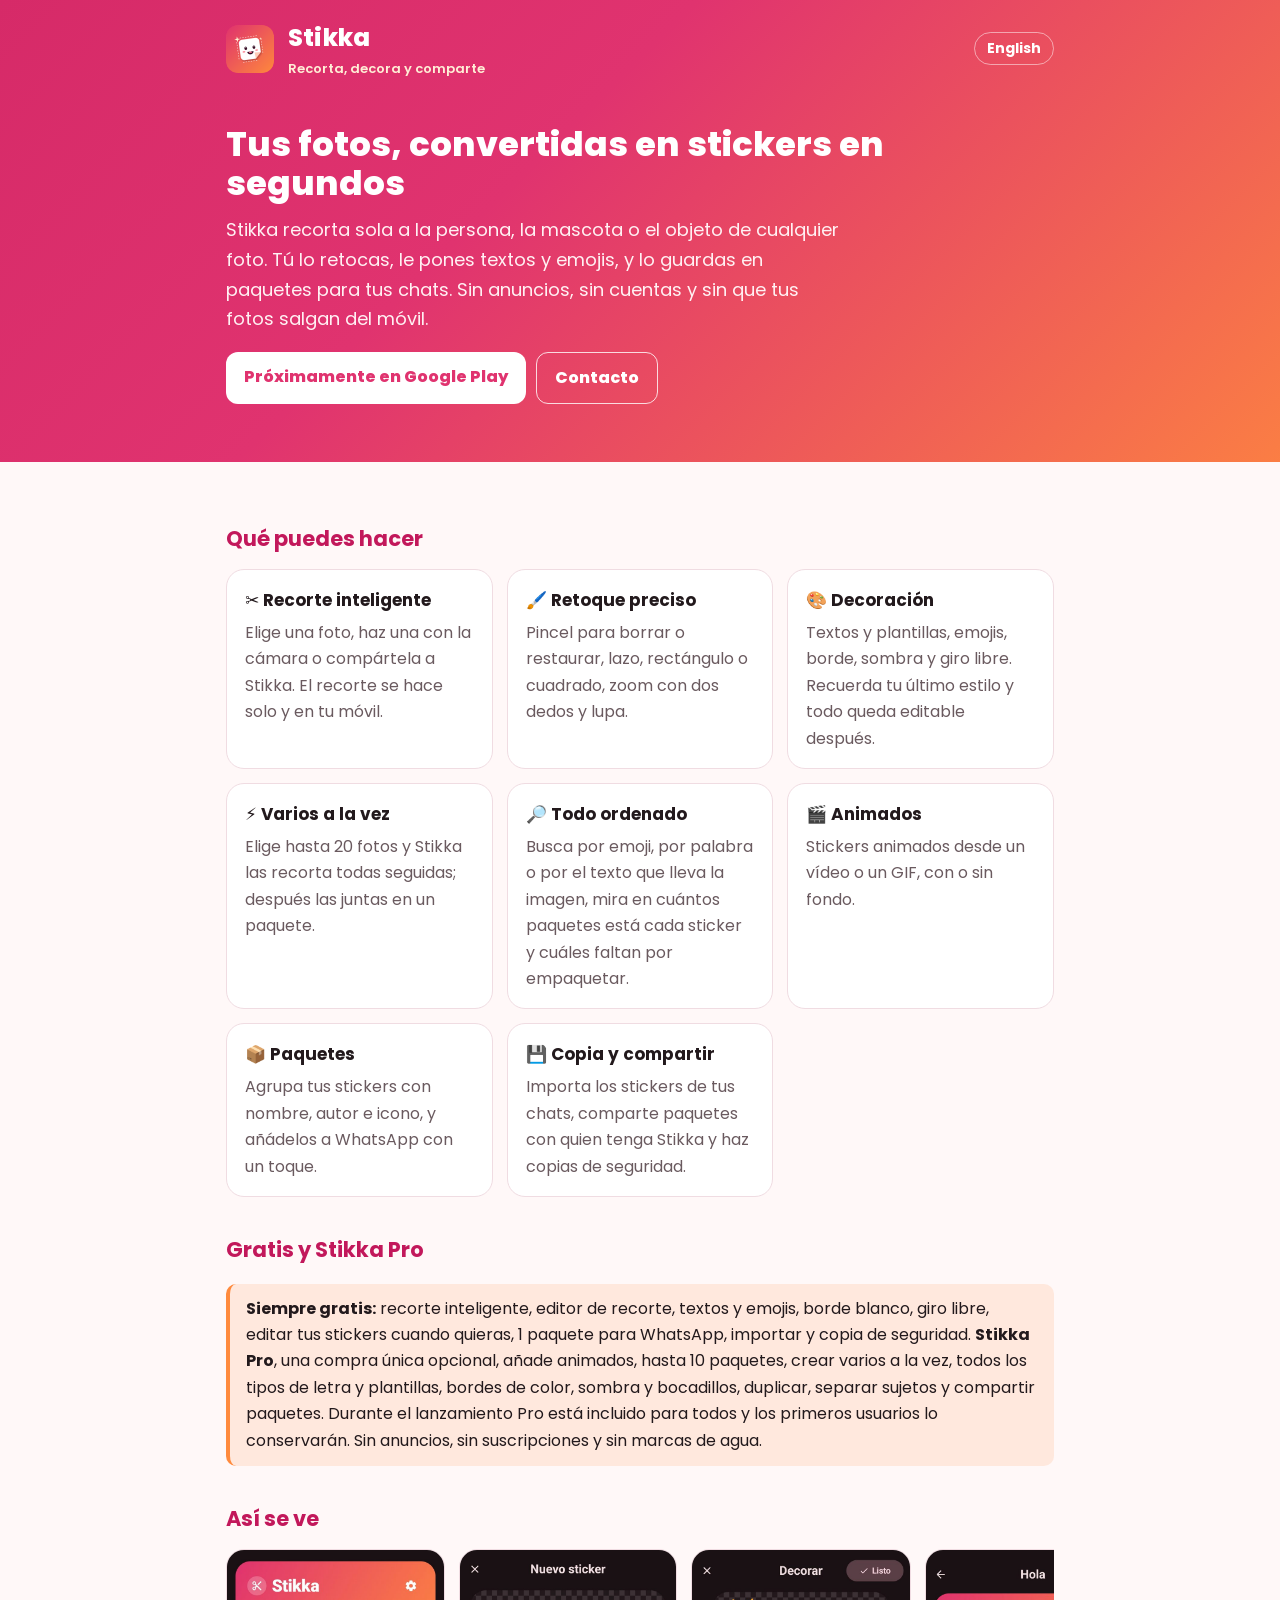
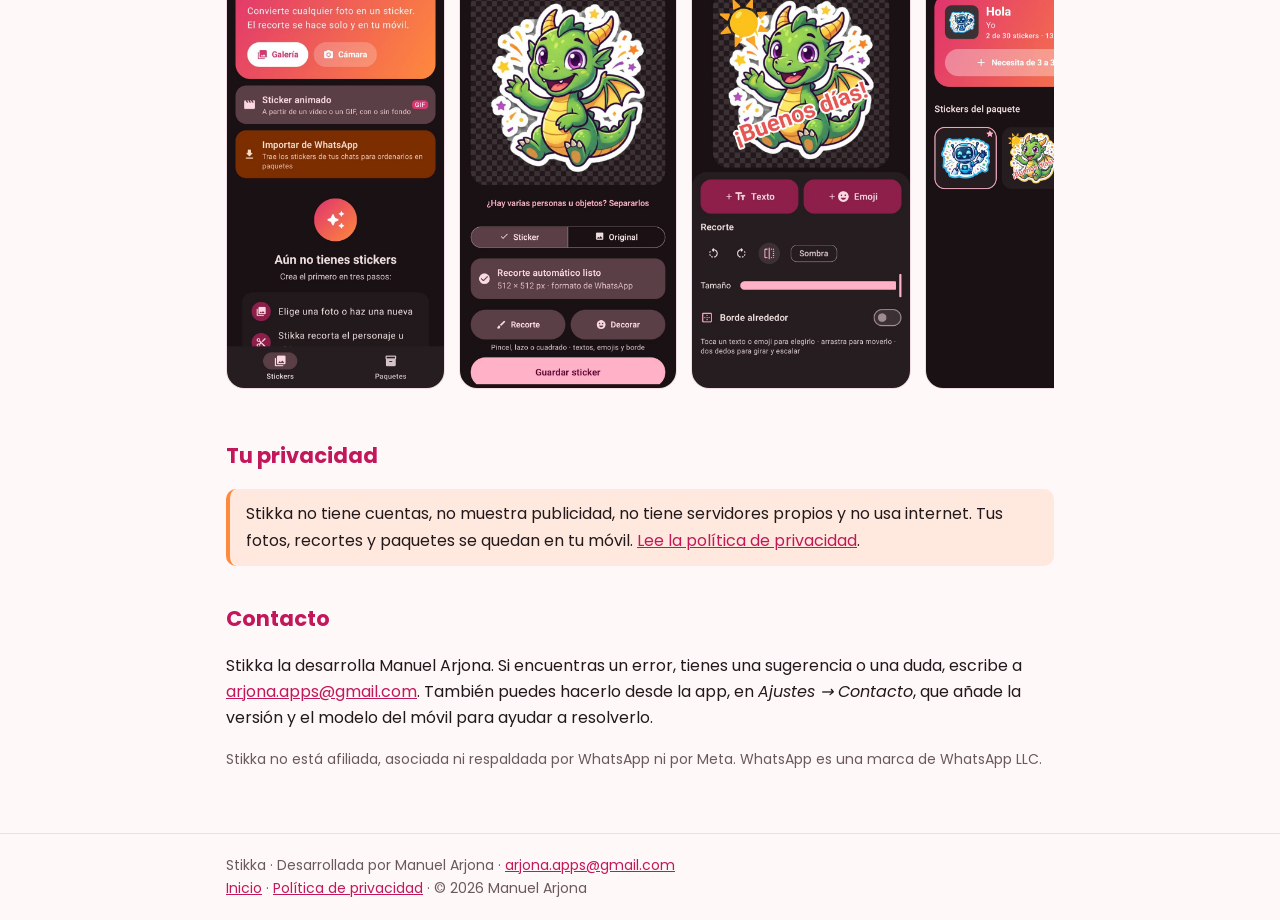
<file: index.html>
<!doctype html>
<html lang="es">
<head>
<meta charset="utf-8">
<meta name="viewport" content="width=device-width, initial-scale=1">
<meta name="theme-color" content="#E0336F">
<link rel="icon" href="favicon.png" type="image/png">
<link rel="preconnect" href="https://fonts.googleapis.com">
<link rel="preconnect" href="https://fonts.gstatic.com" crossorigin>
<link href="https://fonts.googleapis.com/css2?family=Poppins:wght@400;600;700;800&display=swap" rel="stylesheet">
<link rel="stylesheet" href="estilo.css">
<title>Stikka · Recorta, decora y comparte tus stickers</title>
<meta name="description" content="Stikka es una app para Android que convierte tus fotos en stickers con recorte inteligente, textos, emojis, animados y paquetes. Sin anuncios ni cuentas.">
</head>
<body>
<header><div class="cab"><img src="icono.png" alt=""><div><a class="marca" href="index.html">Stikka</a><small>Recorta, decora y comparte</small></div><a class="idioma" href="en.html">English</a></div>
<div class="portada"><h1>Tus fotos, convertidas en stickers en segundos</h1>
<p>Stikka recorta sola a la persona, la mascota o el objeto de cualquier foto. Tú lo retocas, le pones textos y emojis, y lo guardas en paquetes para tus chats. Sin anuncios, sin cuentas y sin que tus fotos salgan del móvil.</p>
<div class="botones"><span class="boton">Próximamente en Google Play</span><a class="boton claro" href="mailto:arjona.apps@gmail.com?subject=APP%20Stikka">Contacto</a></div></div></header>
<main>
<h2>Qué puedes hacer</h2>
<div class="rejilla">
<div class="tarjeta"><h3>✂️ Recorte inteligente</h3><p>Elige una foto, haz una con la cámara o compártela a Stikka. El recorte se hace solo y en tu móvil.</p></div>
<div class="tarjeta"><h3>🖌️ Retoque preciso</h3><p>Pincel para borrar o restaurar, lazo, rectángulo o cuadrado, zoom con dos dedos y lupa.</p></div>
<div class="tarjeta"><h3>🎨 Decoración</h3><p>Textos y plantillas, emojis, borde, sombra y giro libre. Recuerda tu último estilo y todo queda editable después.</p></div>
<div class="tarjeta"><h3>⚡ Varios a la vez</h3><p>Elige hasta 20 fotos y Stikka las recorta todas seguidas; después las juntas en un paquete.</p></div>
<div class="tarjeta"><h3>🔎 Todo ordenado</h3><p>Busca por emoji, por palabra o por el texto que lleva la imagen, mira en cuántos paquetes está cada sticker y cuáles faltan por empaquetar.</p></div>
<div class="tarjeta"><h3>🎬 Animados</h3><p>Stickers animados desde un vídeo o un GIF, con o sin fondo.</p></div>
<div class="tarjeta"><h3>📦 Paquetes</h3><p>Agrupa tus stickers con nombre, autor e icono, y añádelos a WhatsApp con un toque.</p></div>
<div class="tarjeta"><h3>💾 Copia y compartir</h3><p>Importa los stickers de tus chats, comparte paquetes con quien tenga Stikka y haz copias de seguridad.</p></div>
</div>
<h2>Gratis y Stikka Pro</h2>
<p class="nota"><strong>Siempre gratis:</strong> recorte inteligente, editor de recorte, textos y emojis, borde blanco, giro libre, editar tus stickers cuando quieras, 1 paquete para WhatsApp, importar y copia de seguridad. <strong>Stikka Pro</strong>, una compra única opcional, añade animados, hasta 10 paquetes, crear varios a la vez, todos los tipos de letra y plantillas, bordes de color, sombra y bocadillos, duplicar, separar sujetos y compartir paquetes. Durante el lanzamiento Pro está incluido para todos y los primeros usuarios lo conservarán. Sin anuncios, sin suscripciones y sin marcas de agua.</p>
<h2>Así se ve</h2>
<div class="capturas"><img src="capturas/es-01-inicio.jpg" alt="Pantalla principal" loading="lazy"><img src="capturas/es-02-recorte.jpg" alt="Recorte automático" loading="lazy"><img src="capturas/es-03-decorar.jpg" alt="Decorar" loading="lazy"><img src="capturas/es-04-paquete.jpg" alt="Un paquete" loading="lazy"><img src="capturas/es-05-paquetes.jpg" alt="Mis paquetes" loading="lazy"></div>
<h2>Tu privacidad</h2>
<p class="nota">Stikka no tiene cuentas, no muestra publicidad, no tiene servidores propios y no usa internet. Tus fotos, recortes y paquetes se quedan en tu móvil. <a href="privacidad.html">Lee la política de privacidad</a>.</p>
<h2>Contacto</h2>
<p>Stikka la desarrolla Manuel Arjona. Si encuentras un error, tienes una sugerencia o una duda, escribe a <a href="mailto:arjona.apps@gmail.com?subject=APP%20Stikka">arjona.apps@gmail.com</a>. También puedes hacerlo desde la app, en <em>Ajustes → Contacto</em>, que añade la versión y el modelo del móvil para ayudar a resolverlo.</p>
<p style="color:var(--suave);font-size:14px">Stikka no está afiliada, asociada ni respaldada por WhatsApp ni por Meta. WhatsApp es una marca de WhatsApp LLC.</p>
</main>
<footer><div>Stikka · Desarrollada por Manuel Arjona · <a href="mailto:arjona.apps@gmail.com?subject=APP%20Stikka">arjona.apps@gmail.com</a><br>
<a href="index.html">Inicio</a> · <a href="privacidad.html">Política de privacidad</a> · © 2026 Manuel Arjona</div></footer>
</body>
</html>
</file>
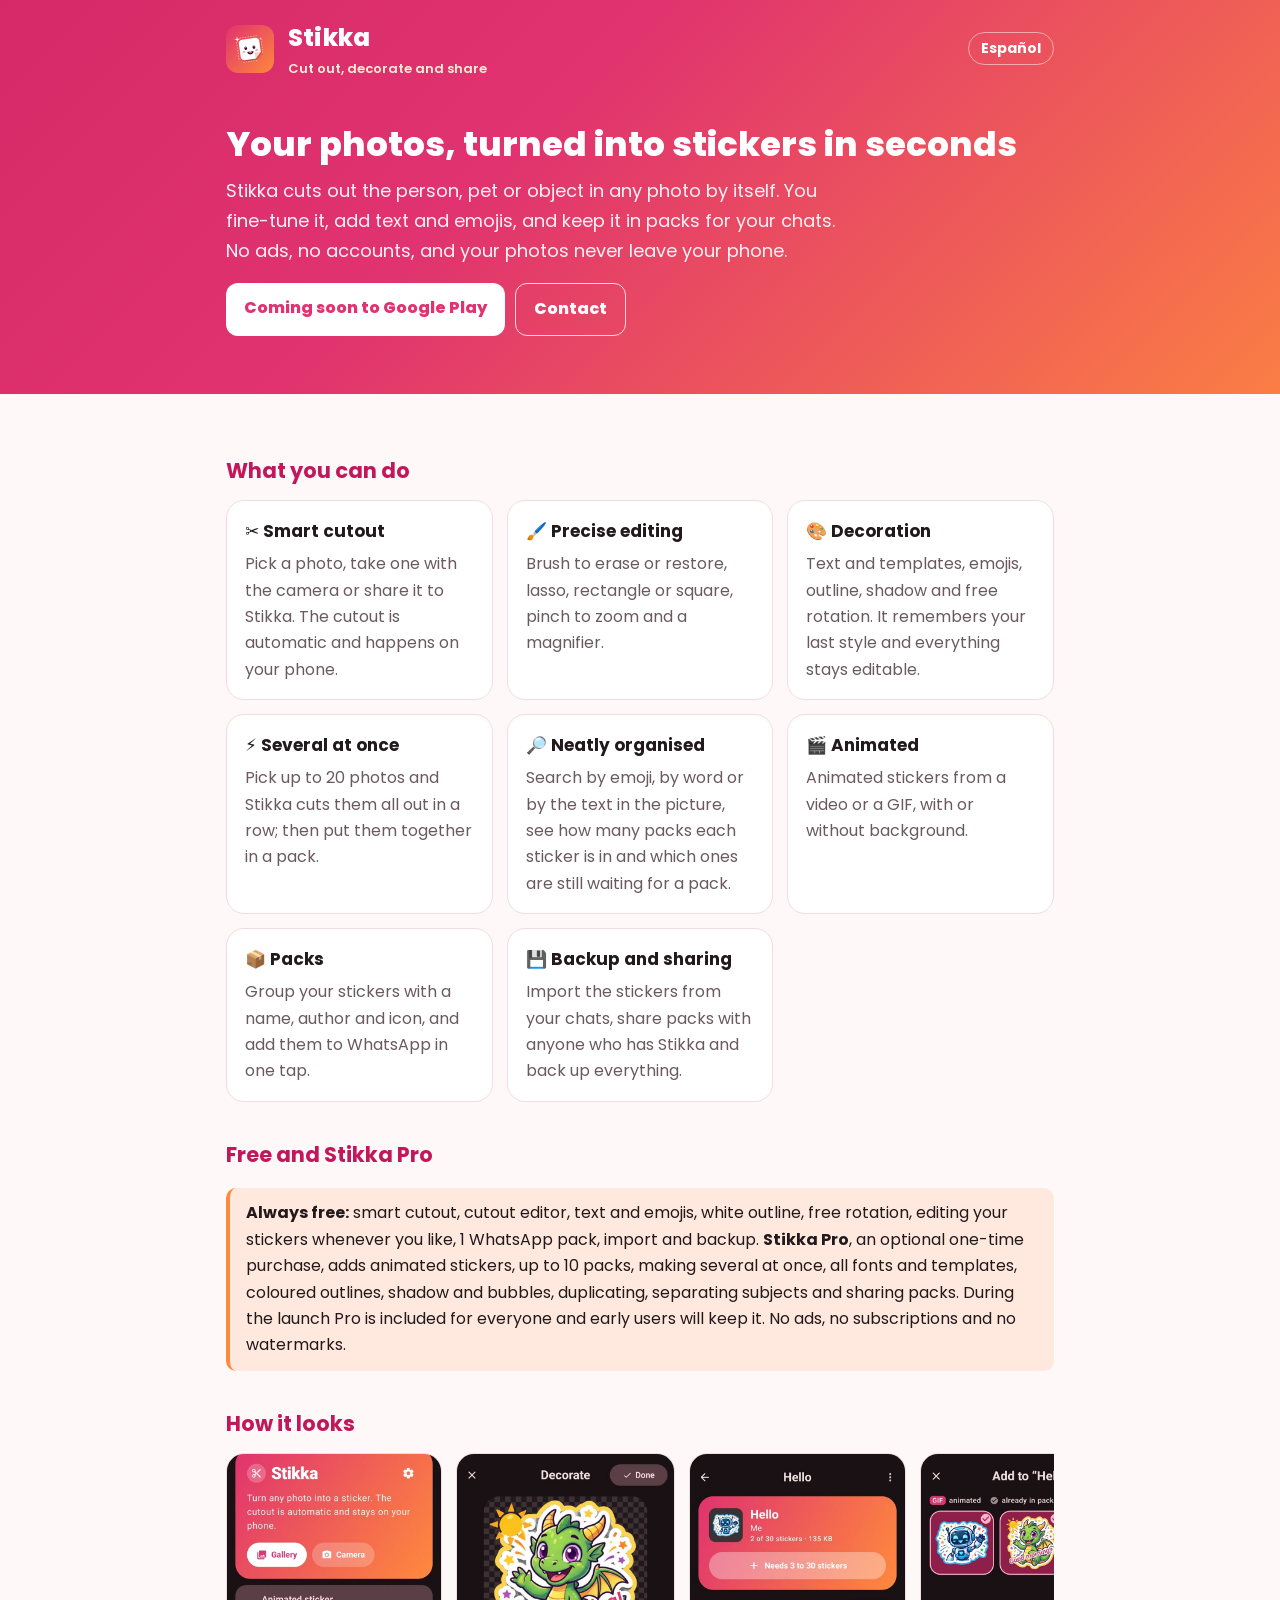
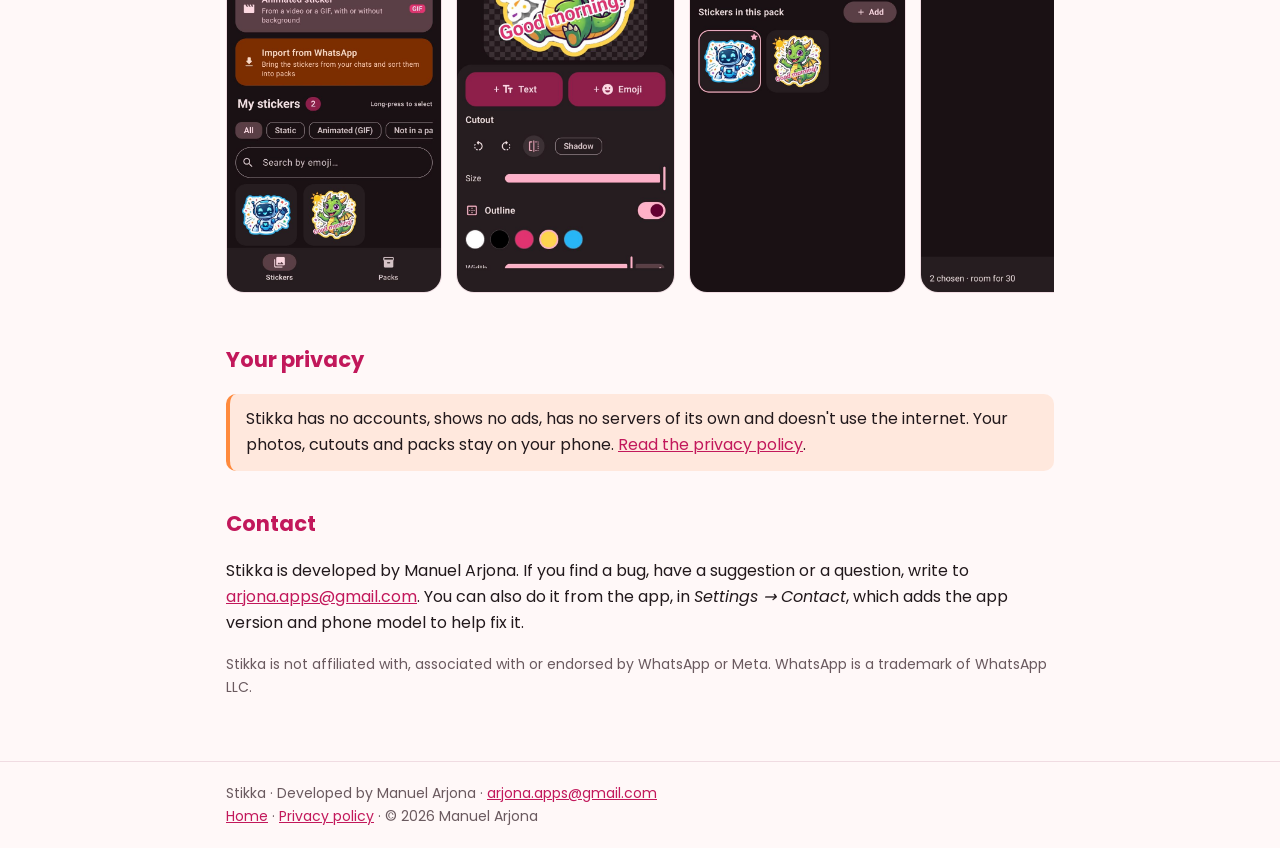
<file: en.html>
<!doctype html>
<html lang="en">
<head>
<meta charset="utf-8">
<meta name="viewport" content="width=device-width, initial-scale=1">
<meta name="theme-color" content="#E0336F">
<link rel="icon" href="favicon.png" type="image/png">
<link rel="preconnect" href="https://fonts.googleapis.com">
<link rel="preconnect" href="https://fonts.gstatic.com" crossorigin>
<link href="https://fonts.googleapis.com/css2?family=Poppins:wght@400;600;700;800&display=swap" rel="stylesheet">
<link rel="stylesheet" href="estilo.css">
<title>Stikka · Cut out, decorate and share your stickers</title>
<meta name="description" content="Stikka is an Android app that turns your photos into stickers with smart cutout, text, emojis, animated stickers and packs. No ads, no accounts.">
</head>
<body>
<header><div class="cab"><img src="icono.png" alt=""><div><a class="marca" href="en.html">Stikka</a><small>Cut out, decorate and share</small></div><a class="idioma" href="index.html">Español</a></div>
<div class="portada"><h1>Your photos, turned into stickers in seconds</h1>
<p>Stikka cuts out the person, pet or object in any photo by itself. You fine-tune it, add text and emojis, and keep it in packs for your chats. No ads, no accounts, and your photos never leave your phone.</p>
<div class="botones"><span class="boton">Coming soon to Google Play</span><a class="boton claro" href="mailto:arjona.apps@gmail.com?subject=APP%20Stikka">Contact</a></div></div></header>
<main>
<h2>What you can do</h2>
<div class="rejilla">
<div class="tarjeta"><h3>✂️ Smart cutout</h3><p>Pick a photo, take one with the camera or share it to Stikka. The cutout is automatic and happens on your phone.</p></div>
<div class="tarjeta"><h3>🖌️ Precise editing</h3><p>Brush to erase or restore, lasso, rectangle or square, pinch to zoom and a magnifier.</p></div>
<div class="tarjeta"><h3>🎨 Decoration</h3><p>Text and templates, emojis, outline, shadow and free rotation. It remembers your last style and everything stays editable.</p></div>
<div class="tarjeta"><h3>⚡ Several at once</h3><p>Pick up to 20 photos and Stikka cuts them all out in a row; then put them together in a pack.</p></div>
<div class="tarjeta"><h3>🔎 Neatly organised</h3><p>Search by emoji, by word or by the text in the picture, see how many packs each sticker is in and which ones are still waiting for a pack.</p></div>
<div class="tarjeta"><h3>🎬 Animated</h3><p>Animated stickers from a video or a GIF, with or without background.</p></div>
<div class="tarjeta"><h3>📦 Packs</h3><p>Group your stickers with a name, author and icon, and add them to WhatsApp in one tap.</p></div>
<div class="tarjeta"><h3>💾 Backup and sharing</h3><p>Import the stickers from your chats, share packs with anyone who has Stikka and back up everything.</p></div>
</div>
<h2>Free and Stikka Pro</h2>
<p class="nota"><strong>Always free:</strong> smart cutout, cutout editor, text and emojis, white outline, free rotation, editing your stickers whenever you like, 1 WhatsApp pack, import and backup. <strong>Stikka Pro</strong>, an optional one-time purchase, adds animated stickers, up to 10 packs, making several at once, all fonts and templates, coloured outlines, shadow and bubbles, duplicating, separating subjects and sharing packs. During the launch Pro is included for everyone and early users will keep it. No ads, no subscriptions and no watermarks.</p>
<h2>How it looks</h2>
<div class="capturas"><img src="capturas/en-01-inicio.jpg" alt="Home" loading="lazy"><img src="capturas/en-02-decorar.jpg" alt="Decorate" loading="lazy"><img src="capturas/en-03-paquete.jpg" alt="A pack" loading="lazy"><img src="capturas/en-04-elegir.jpg" alt="Pick stickers" loading="lazy"><img src="capturas/en-05-paquetes.jpg" alt="My packs" loading="lazy"></div>
<h2>Your privacy</h2>
<p class="nota">Stikka has no accounts, shows no ads, has no servers of its own and doesn't use the internet. Your photos, cutouts and packs stay on your phone. <a href="privacy.html">Read the privacy policy</a>.</p>
<h2>Contact</h2>
<p>Stikka is developed by Manuel Arjona. If you find a bug, have a suggestion or a question, write to <a href="mailto:arjona.apps@gmail.com?subject=APP%20Stikka">arjona.apps@gmail.com</a>. You can also do it from the app, in <em>Settings → Contact</em>, which adds the app version and phone model to help fix it.</p>
<p style="color:var(--suave);font-size:14px">Stikka is not affiliated with, associated with or endorsed by WhatsApp or Meta. WhatsApp is a trademark of WhatsApp LLC.</p>
</main>
<footer><div>Stikka · Developed by Manuel Arjona · <a href="mailto:arjona.apps@gmail.com?subject=APP%20Stikka">arjona.apps@gmail.com</a><br>
<a href="en.html">Home</a> · <a href="privacy.html">Privacy policy</a> · © 2026 Manuel Arjona</div></footer>
</body>
</html>
</file>
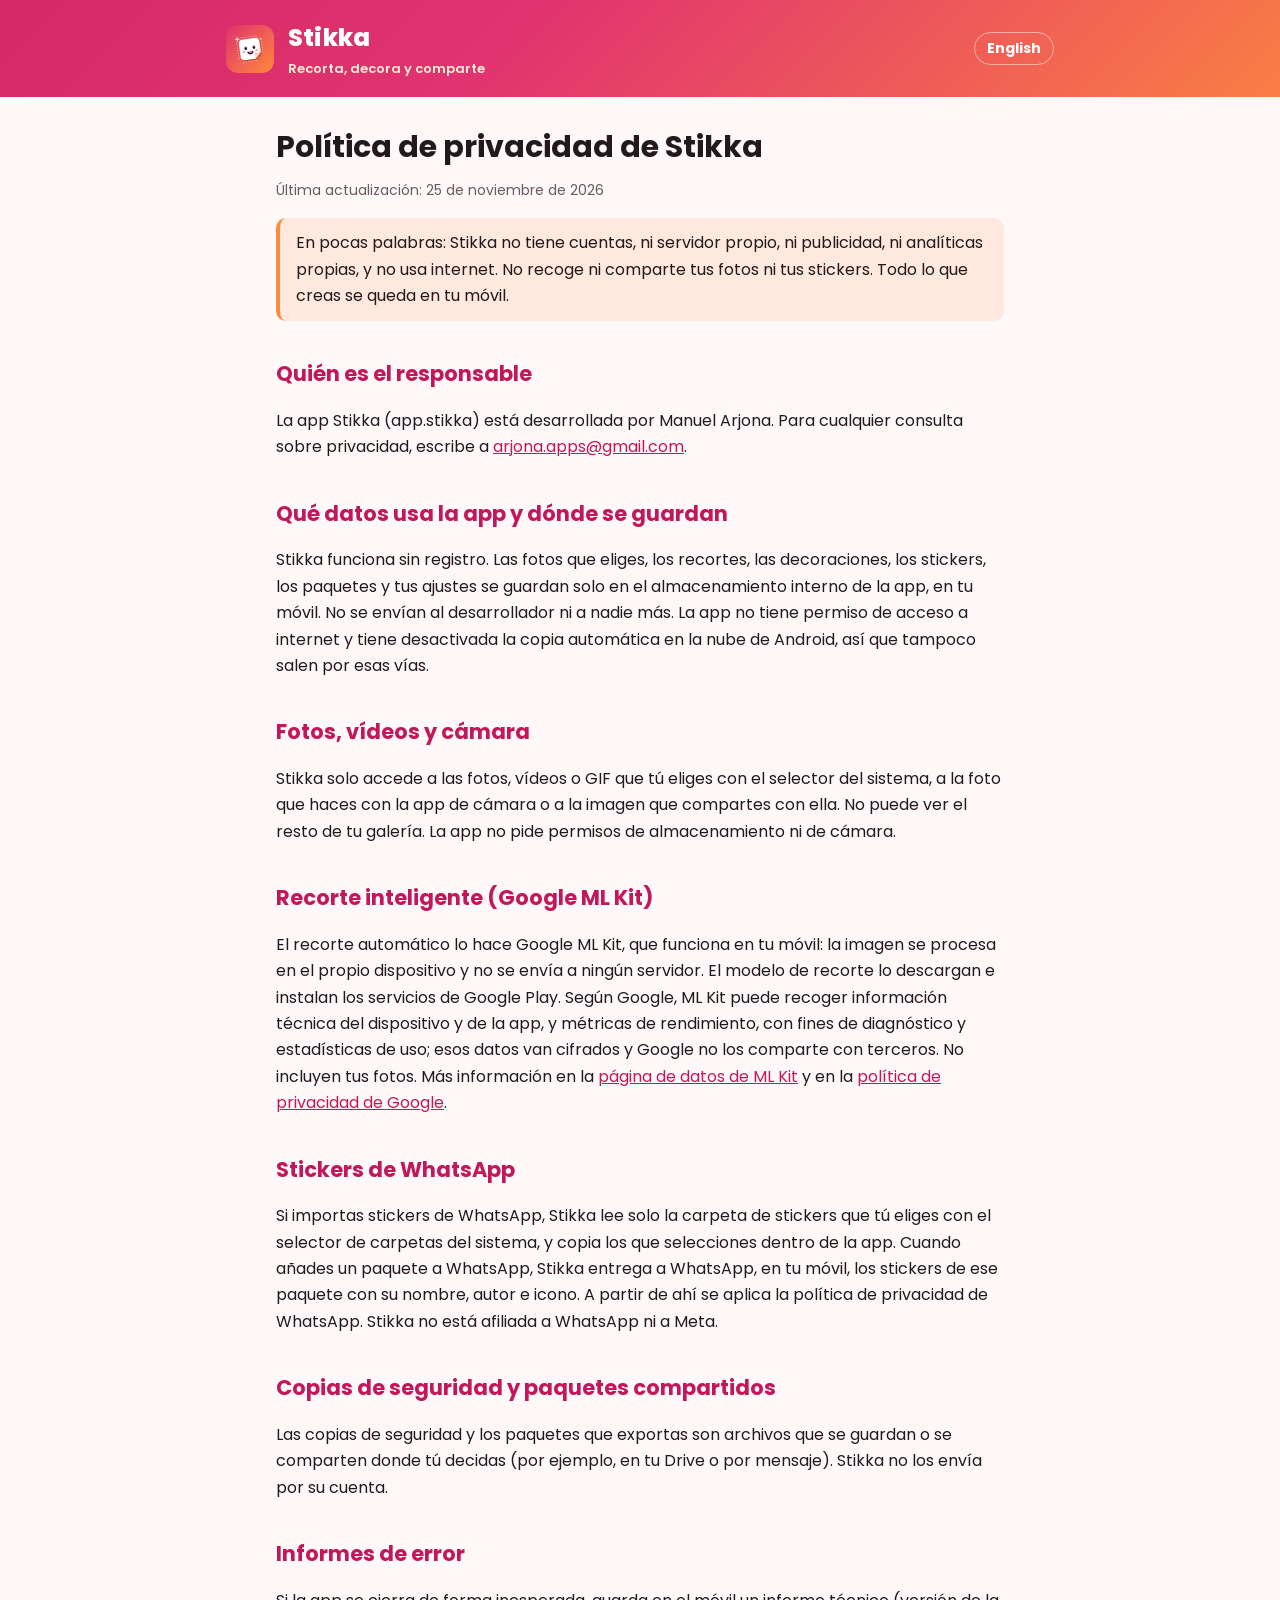
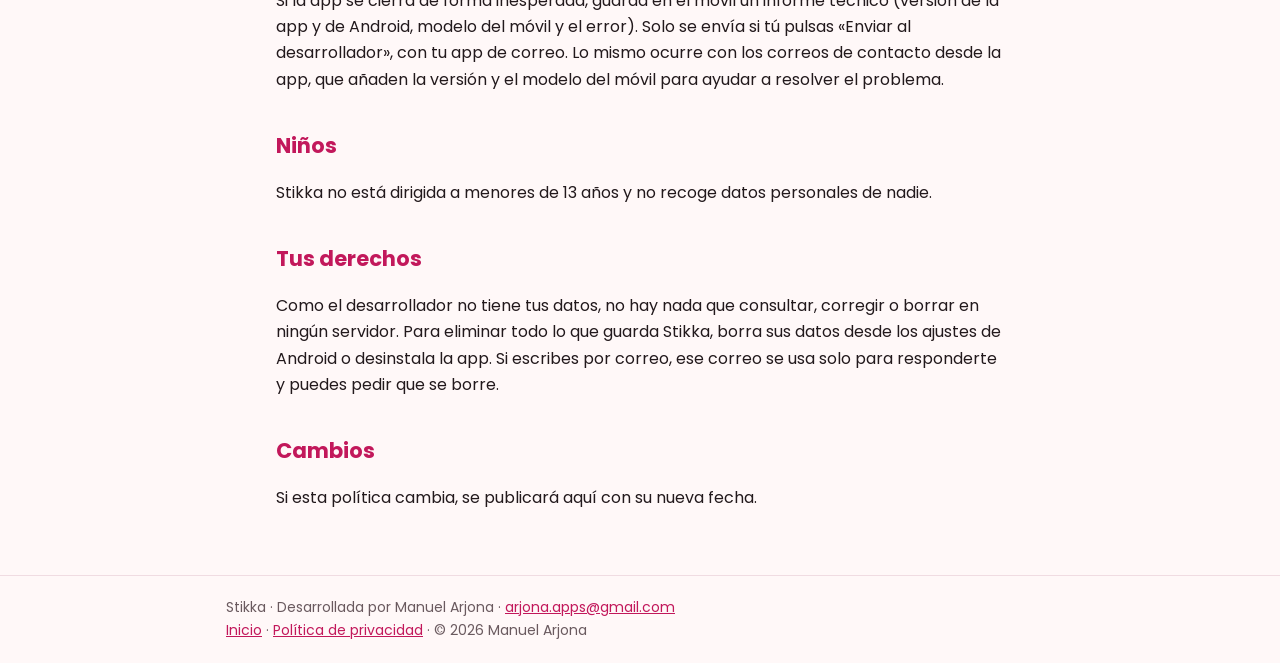
<file: privacidad.html>
<!doctype html>
<html lang="es">
<head>
<meta charset="utf-8">
<meta name="viewport" content="width=device-width, initial-scale=1">
<meta name="theme-color" content="#E0336F">
<link rel="icon" href="favicon.png" type="image/png">
<link rel="preconnect" href="https://fonts.googleapis.com">
<link rel="preconnect" href="https://fonts.gstatic.com" crossorigin>
<link href="https://fonts.googleapis.com/css2?family=Poppins:wght@400;600;700;800&display=swap" rel="stylesheet">
<link rel="stylesheet" href="estilo.css">
<title>Privacidad de Stikka</title>
<meta name="description" content="Política de privacidad de la app Stikka.">
</head>
<body>
<header><div class="cab"><img src="icono.png" alt=""><div><a class="marca" href="index.html">Stikka</a><small>Recorta, decora y comparte</small></div><a class="idioma" href="privacy.html">English</a></div></header>
<main class="texto">
<h1>Política de privacidad de Stikka</h1>
<p class="fecha">Última actualización: 25 de noviembre de 2026</p>
<p class="nota">En pocas palabras: Stikka no tiene cuentas, ni servidor propio, ni publicidad, ni analíticas propias, y no usa internet. No recoge ni comparte tus fotos ni tus stickers. Todo lo que creas se queda en tu móvil.</p>

<h2>Quién es el responsable</h2>
<p>La app Stikka (app.stikka) está desarrollada por Manuel Arjona. Para cualquier consulta sobre privacidad, escribe a <a href="mailto:arjona.apps@gmail.com?subject=APP%20Stikka%20-%20Privacidad">arjona.apps@gmail.com</a>.</p>

<h2>Qué datos usa la app y dónde se guardan</h2>
<p>Stikka funciona sin registro. Las fotos que eliges, los recortes, las decoraciones, los stickers, los paquetes y tus ajustes se guardan solo en el almacenamiento interno de la app, en tu móvil. No se envían al desarrollador ni a nadie más. La app no tiene permiso de acceso a internet y tiene desactivada la copia automática en la nube de Android, así que tampoco salen por esas vías.</p>

<h2>Fotos, vídeos y cámara</h2>
<p>Stikka solo accede a las fotos, vídeos o GIF que tú eliges con el selector del sistema, a la foto que haces con la app de cámara o a la imagen que compartes con ella. No puede ver el resto de tu galería. La app no pide permisos de almacenamiento ni de cámara.</p>

<h2>Recorte inteligente (Google ML Kit)</h2>
<p>El recorte automático lo hace Google ML Kit, que funciona en tu móvil: la imagen se procesa en el propio dispositivo y no se envía a ningún servidor. El modelo de recorte lo descargan e instalan los servicios de Google Play. Según Google, ML Kit puede recoger información técnica del dispositivo y de la app, y métricas de rendimiento, con fines de diagnóstico y estadísticas de uso; esos datos van cifrados y Google no los comparte con terceros. No incluyen tus fotos. Más información en la <a href="https://developers.google.com/ml-kit/android-data-disclosure">página de datos de ML Kit</a> y en la <a href="https://policies.google.com/privacy">política de privacidad de Google</a>.</p>

<h2>Stickers de WhatsApp</h2>
<p>Si importas stickers de WhatsApp, Stikka lee solo la carpeta de stickers que tú eliges con el selector de carpetas del sistema, y copia los que selecciones dentro de la app. Cuando añades un paquete a WhatsApp, Stikka entrega a WhatsApp, en tu móvil, los stickers de ese paquete con su nombre, autor e icono. A partir de ahí se aplica la política de privacidad de WhatsApp. Stikka no está afiliada a WhatsApp ni a Meta.</p>

<h2>Copias de seguridad y paquetes compartidos</h2>
<p>Las copias de seguridad y los paquetes que exportas son archivos que se guardan o se comparten donde tú decidas (por ejemplo, en tu Drive o por mensaje). Stikka no los envía por su cuenta.</p>

<h2>Informes de error</h2>
<p>Si la app se cierra de forma inesperada, guarda en el móvil un informe técnico (versión de la app y de Android, modelo del móvil y el error). Solo se envía si tú pulsas «Enviar al desarrollador», con tu app de correo. Lo mismo ocurre con los correos de contacto desde la app, que añaden la versión y el modelo del móvil para ayudar a resolver el problema.</p>

<h2>Niños</h2>
<p>Stikka no está dirigida a menores de 13 años y no recoge datos personales de nadie.</p>

<h2>Tus derechos</h2>
<p>Como el desarrollador no tiene tus datos, no hay nada que consultar, corregir o borrar en ningún servidor. Para eliminar todo lo que guarda Stikka, borra sus datos desde los ajustes de Android o desinstala la app. Si escribes por correo, ese correo se usa solo para responderte y puedes pedir que se borre.</p>

<h2>Cambios</h2>
<p>Si esta política cambia, se publicará aquí con su nueva fecha.</p>
</main>
<footer><div>Stikka · Desarrollada por Manuel Arjona · <a href="mailto:arjona.apps@gmail.com?subject=APP%20Stikka">arjona.apps@gmail.com</a><br>
<a href="index.html">Inicio</a> · <a href="privacidad.html">Política de privacidad</a> · © 2026 Manuel Arjona</div></footer>
</body>
</html>
</file>
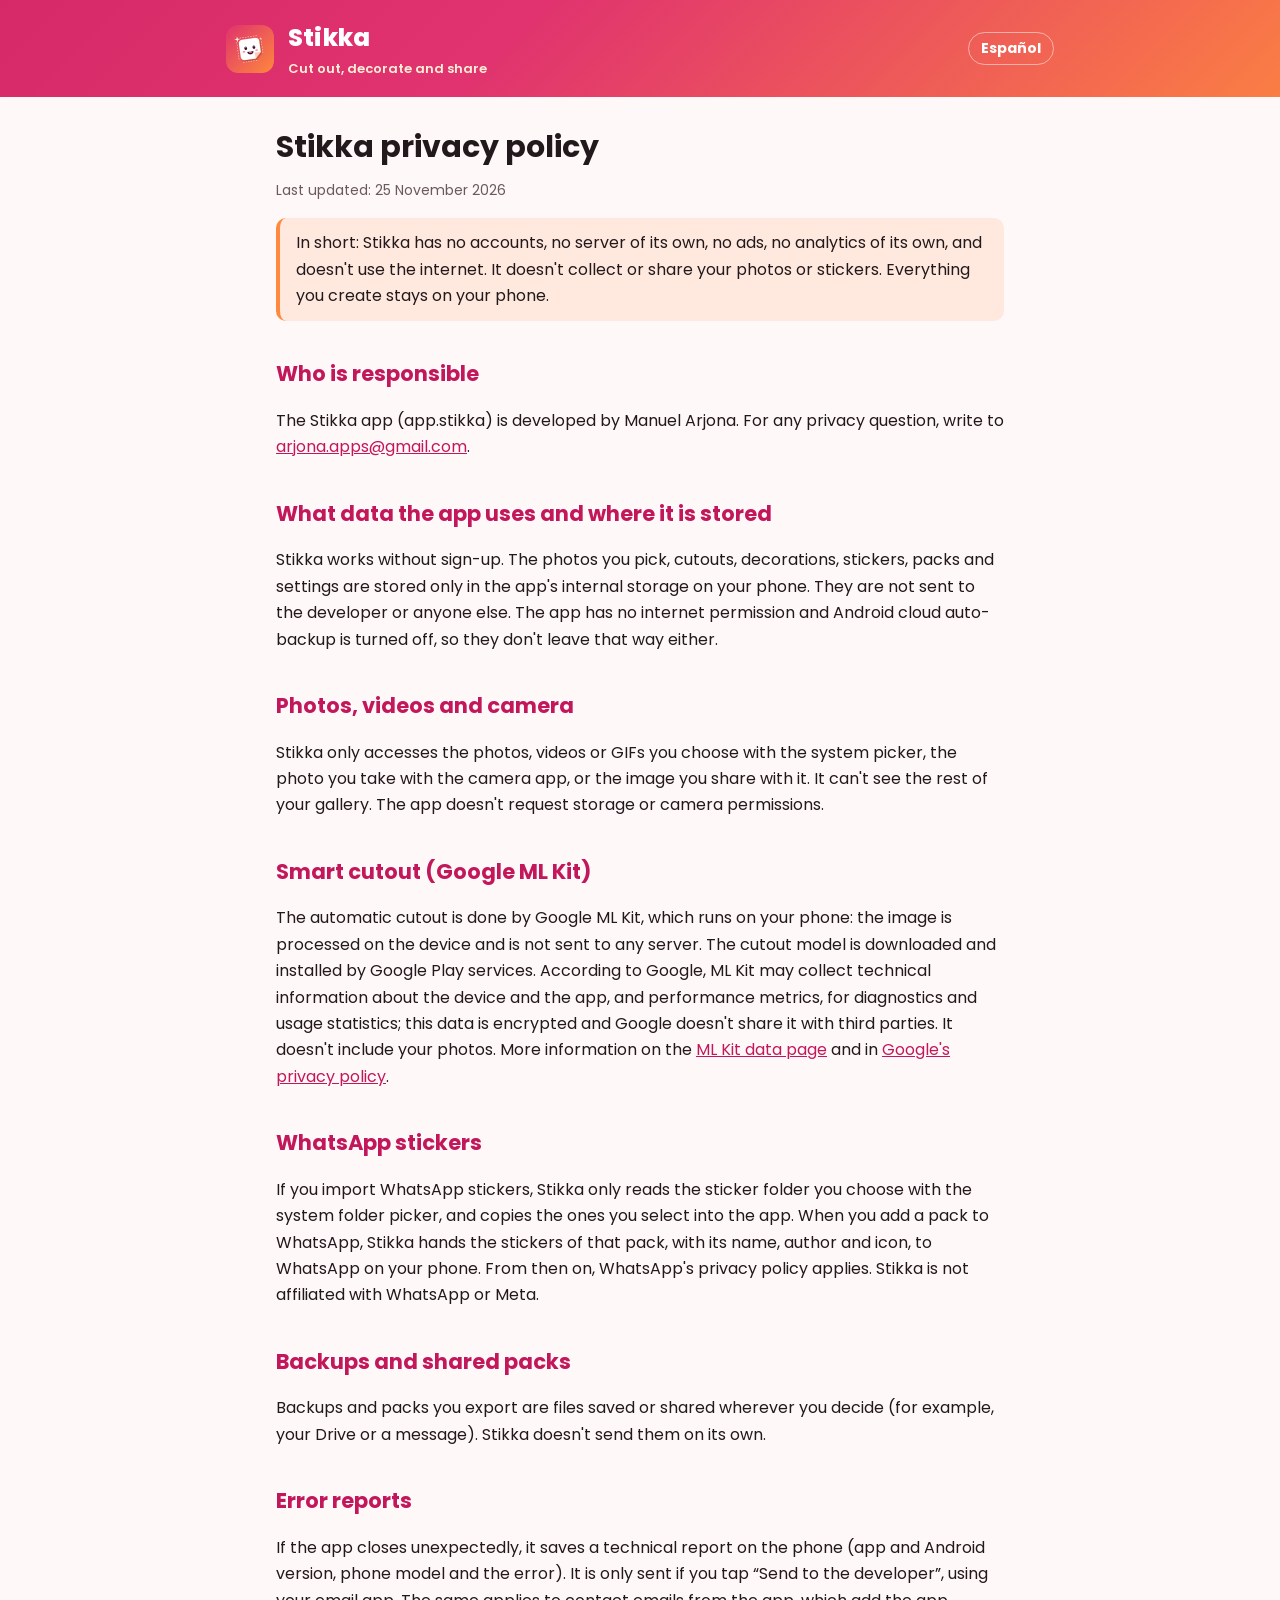
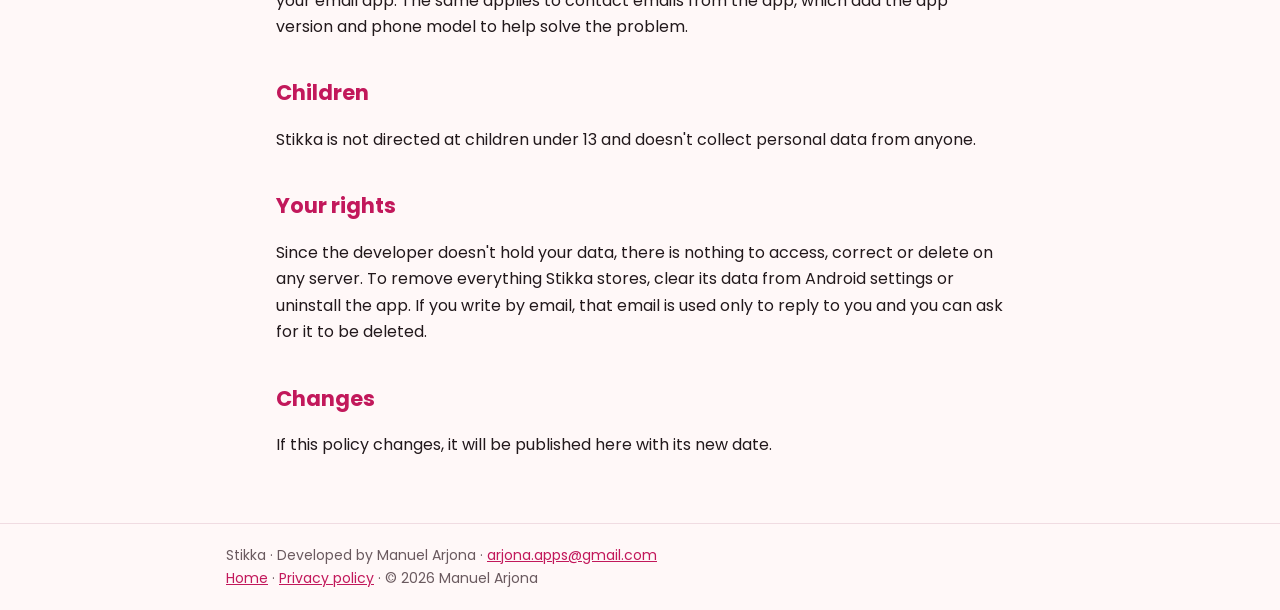
<file: privacy.html>
<!doctype html>
<html lang="en">
<head>
<meta charset="utf-8">
<meta name="viewport" content="width=device-width, initial-scale=1">
<meta name="theme-color" content="#E0336F">
<link rel="icon" href="favicon.png" type="image/png">
<link rel="preconnect" href="https://fonts.googleapis.com">
<link rel="preconnect" href="https://fonts.gstatic.com" crossorigin>
<link href="https://fonts.googleapis.com/css2?family=Poppins:wght@400;600;700;800&display=swap" rel="stylesheet">
<link rel="stylesheet" href="estilo.css">
<title>Stikka privacy policy</title>
<meta name="description" content="Privacy policy of the Stikka app.">
</head>
<body>
<header><div class="cab"><img src="icono.png" alt=""><div><a class="marca" href="en.html">Stikka</a><small>Cut out, decorate and share</small></div><a class="idioma" href="privacidad.html">Español</a></div></header>
<main class="texto">
<h1>Stikka privacy policy</h1>
<p class="fecha">Last updated: 25 November 2026</p>
<p class="nota">In short: Stikka has no accounts, no server of its own, no ads, no analytics of its own, and doesn't use the internet. It doesn't collect or share your photos or stickers. Everything you create stays on your phone.</p>

<h2>Who is responsible</h2>
<p>The Stikka app (app.stikka) is developed by Manuel Arjona. For any privacy question, write to <a href="mailto:arjona.apps@gmail.com?subject=APP%20Stikka%20-%20Privacy">arjona.apps@gmail.com</a>.</p>

<h2>What data the app uses and where it is stored</h2>
<p>Stikka works without sign-up. The photos you pick, cutouts, decorations, stickers, packs and settings are stored only in the app's internal storage on your phone. They are not sent to the developer or anyone else. The app has no internet permission and Android cloud auto-backup is turned off, so they don't leave that way either.</p>

<h2>Photos, videos and camera</h2>
<p>Stikka only accesses the photos, videos or GIFs you choose with the system picker, the photo you take with the camera app, or the image you share with it. It can't see the rest of your gallery. The app doesn't request storage or camera permissions.</p>

<h2>Smart cutout (Google ML Kit)</h2>
<p>The automatic cutout is done by Google ML Kit, which runs on your phone: the image is processed on the device and is not sent to any server. The cutout model is downloaded and installed by Google Play services. According to Google, ML Kit may collect technical information about the device and the app, and performance metrics, for diagnostics and usage statistics; this data is encrypted and Google doesn't share it with third parties. It doesn't include your photos. More information on the <a href="https://developers.google.com/ml-kit/android-data-disclosure">ML Kit data page</a> and in <a href="https://policies.google.com/privacy">Google's privacy policy</a>.</p>

<h2>WhatsApp stickers</h2>
<p>If you import WhatsApp stickers, Stikka only reads the sticker folder you choose with the system folder picker, and copies the ones you select into the app. When you add a pack to WhatsApp, Stikka hands the stickers of that pack, with its name, author and icon, to WhatsApp on your phone. From then on, WhatsApp's privacy policy applies. Stikka is not affiliated with WhatsApp or Meta.</p>

<h2>Backups and shared packs</h2>
<p>Backups and packs you export are files saved or shared wherever you decide (for example, your Drive or a message). Stikka doesn't send them on its own.</p>

<h2>Error reports</h2>
<p>If the app closes unexpectedly, it saves a technical report on the phone (app and Android version, phone model and the error). It is only sent if you tap “Send to the developer”, using your email app. The same applies to contact emails from the app, which add the app version and phone model to help solve the problem.</p>

<h2>Children</h2>
<p>Stikka is not directed at children under 13 and doesn't collect personal data from anyone.</p>

<h2>Your rights</h2>
<p>Since the developer doesn't hold your data, there is nothing to access, correct or delete on any server. To remove everything Stikka stores, clear its data from Android settings or uninstall the app. If you write by email, that email is used only to reply to you and you can ask for it to be deleted.</p>

<h2>Changes</h2>
<p>If this policy changes, it will be published here with its new date.</p>
</main>
<footer><div>Stikka · Developed by Manuel Arjona · <a href="mailto:arjona.apps@gmail.com?subject=APP%20Stikka">arjona.apps@gmail.com</a><br>
<a href="en.html">Home</a> · <a href="privacy.html">Privacy policy</a> · © 2026 Manuel Arjona</div></footer>
</body>
</html>
</file>
<file: estilo.css>
:root{--frambuesa:#E0336F;--naranja:#FF8A3D;--crema:#FFEED6;--acento:#C2185B;--fondo:#FFF8F8;--tarjeta:#FFFFFF;--texto:#22191C;--suave:#6A5A5F;--borde:#F0DCE2}
@media (prefers-color-scheme:dark){:root{--fondo:#191113;--tarjeta:#241A1D;--texto:#F0DEE1;--suave:#C9B4BA;--borde:#3C3235;--acento:#FFB1C8}}
*{box-sizing:border-box}
html{-webkit-text-size-adjust:100%}
body{margin:0;background:var(--fondo);color:var(--texto);font:16px/1.65 "Poppins",system-ui,-apple-system,"Segoe UI",Roboto,sans-serif}
header{background:linear-gradient(135deg,#D62A68 0%,var(--frambuesa) 40%,var(--naranja) 110%);color:#fff}
.cab{max-width:860px;margin:0 auto;padding:18px 16px;display:flex;align-items:center;gap:14px}
.cab img{width:48px;height:48px;border-radius:12px}
.cab a.marca{color:#fff;text-decoration:none;font-size:24px;font-weight:800;letter-spacing:.2px}
.cab small{display:block;color:var(--crema);font-size:13px;font-weight:600}
.cab .idioma{margin-left:auto;color:#fff;font-size:14px;font-weight:700;text-decoration:none;border:1.5px solid rgba(255,255,255,.5);border-radius:999px;padding:4px 12px}
.portada{max-width:860px;margin:0 auto;padding:28px 16px 40px}
.portada h1{font-size:34px;line-height:1.15;margin:0 0 12px;font-weight:800}
.portada p{color:#FFF1F3;font-size:18px;margin:0;max-width:620px}
main{max-width:860px;margin:0 auto;padding:24px 16px 48px}
main.texto{max-width:760px}
h1{font-size:30px;line-height:1.2;margin:8px 0 4px}
h2{font-size:21px;margin:36px 0 8px;color:var(--acento)}
h3{font-size:17px;margin:20px 0 4px}
.fecha{color:var(--suave);font-size:14px}
.nota{border-left:4px solid var(--naranja);background:color-mix(in srgb,var(--naranja) 14%,transparent);padding:12px 16px;border-radius:10px}
a{color:var(--acento)}
ul{padding-left:22px}
li{margin:4px 0}
.rejilla{display:grid;grid-template-columns:repeat(auto-fit,minmax(240px,1fr));gap:14px;margin-top:12px}
.tarjeta{background:var(--tarjeta);border:1px solid var(--borde);border-radius:18px;padding:16px 18px}
.tarjeta h3{margin:0 0 6px}
.tarjeta p{margin:0;color:var(--suave)}
.capturas{display:flex;gap:14px;overflow-x:auto;padding:4px 2px 14px;scroll-snap-type:x mandatory}
.capturas img{height:440px;width:auto;border-radius:18px;border:1px solid var(--borde);scroll-snap-align:start;flex:none}
.botones{display:flex;flex-wrap:wrap;gap:10px;margin:18px 0}
.boton{display:inline-block;background:#fff;color:var(--frambuesa);text-decoration:none;padding:12px 18px;border-radius:12px;font-weight:800}
.boton.claro{background:transparent;color:#fff;border:1.5px solid rgba(255,255,255,.8)}
footer{border-top:1px solid var(--borde);color:var(--suave);font-size:14px}
footer div{max-width:860px;margin:0 auto;padding:20px 16px}
@media (max-width:520px){.portada h1{font-size:28px}.capturas img{height:380px}}
</file>
